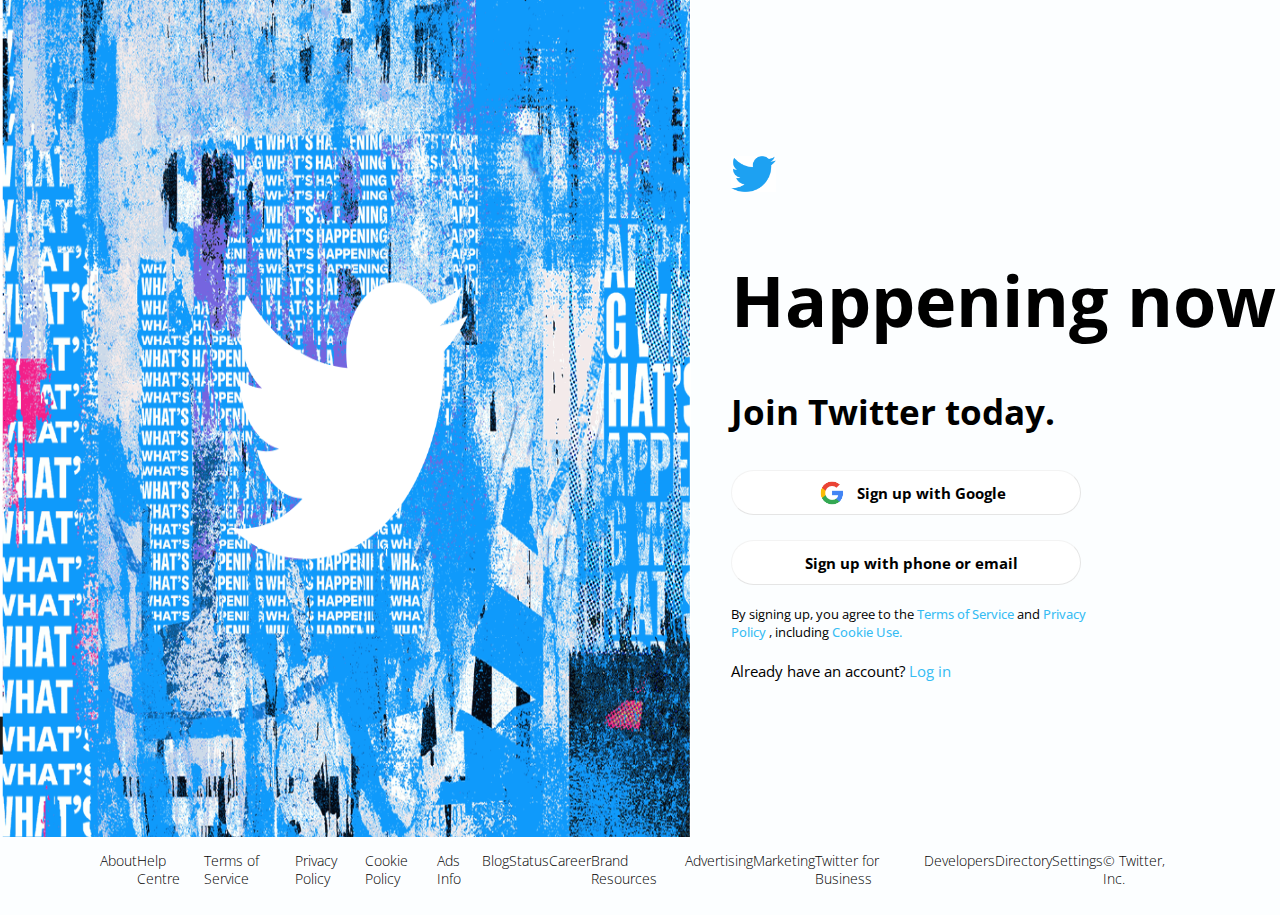
<file: codepacks1-4/week2/clone/index.htm>
<!DOCTYPE html>
<html lang="en">
<head>
    <meta charset="UTF-8">
    <meta http-equiv="X-UA-Compatible" content="IE=edge">
    <meta name="viewport" content="width=device-width, initial-scale=1.0">
    <link rel="stylesheet" href="style.css">
    <title>Twitter Join Clone</title>
</head>
<body>
<main>
    <div id="panel1"><img src="image/twitter.png" alt="twitter panel"></div>
    <div id="panel2">
        <img id="logo" src="image/twitterlogo.png" alt="twitter logo">
        <h1 class="panel2_content">Happening now</h1>
        <h3 class="panel2_content">Join Twitter today.</h3>
        <div class="panel2_content">
        <button id="googleSignUp" class="btn">
            <img id="googleImg" class="googlebtn" src="image/google logo.png" alt="">
            <p class="googlebtn">Sign up with Google</p>
        </button>
        <button class="btn" id="email_signup">
            <p class="googlebtn">Sign up with phone or email</p>
        </button>
        <p id="disclaimer">By signing up, you agree to the 
            <a href="#" class="terms">Terms of Service</a> 
            and 
            <a href="#" class="terms">Privacy <br>Policy</a>
            , including 
            <a href="#" class="terms">Cookie Use.</a>
        </p>
        <p id="have_account">
            Already have an account? <a id="login" href="#">Log in</a>
        </p>
        </div>
    </div>
</main>
<footer id="nav">
    <ul>
        <a href="#" class="nav_link"><li class="footlist">About</li></a>
        <a href="#" class="nav_link"><li class="footlist">Help Centre</li></a>
        <a href="#" class="nav_link"><li class="footlist">Terms of Service</li></a>
        <a href="#" class="nav_link"><li class="footlist">Privacy Policy</li></a>
        <a href="#" class="nav_link"><li class="footlist">Cookie Policy</li></a>
        <a href="#" class="nav_link"><li class="footlist">Ads Info</li></a>
        <a href="#" class="nav_link"><li class="footlist">Blog</li></a>
        <a href="#" class="nav_link"><li class="footlist">Status</li></a>
        <a href="#" class="nav_link"><li class="footlist">Career</li></a>
        <a href="#" class="nav_link"><li class="footlist">Brand Resources</li></a>
        <a href="#" class="nav_link"><li class="footlist">Advertising</li></a>
        <a href="#" class="nav_link"><li class="footlist">Marketing</li>
        <a href="#" class="nav_link"><li class="footlist">Twitter for Business</li></a>
        <a href="#" class="nav_link"><li class="footlist">Developers</li></a>
        <a href="#" class="nav_link"><li class="footlist">Directory</li></a>
        <a href="#" class="nav_link"><li class="footlist">Settings</li></a>
        <a href="#" class="nav_link"><li class="footlist">© Twitter, Inc.</li></a>
    </ul>
</footer>

</body>
</html>
</file>
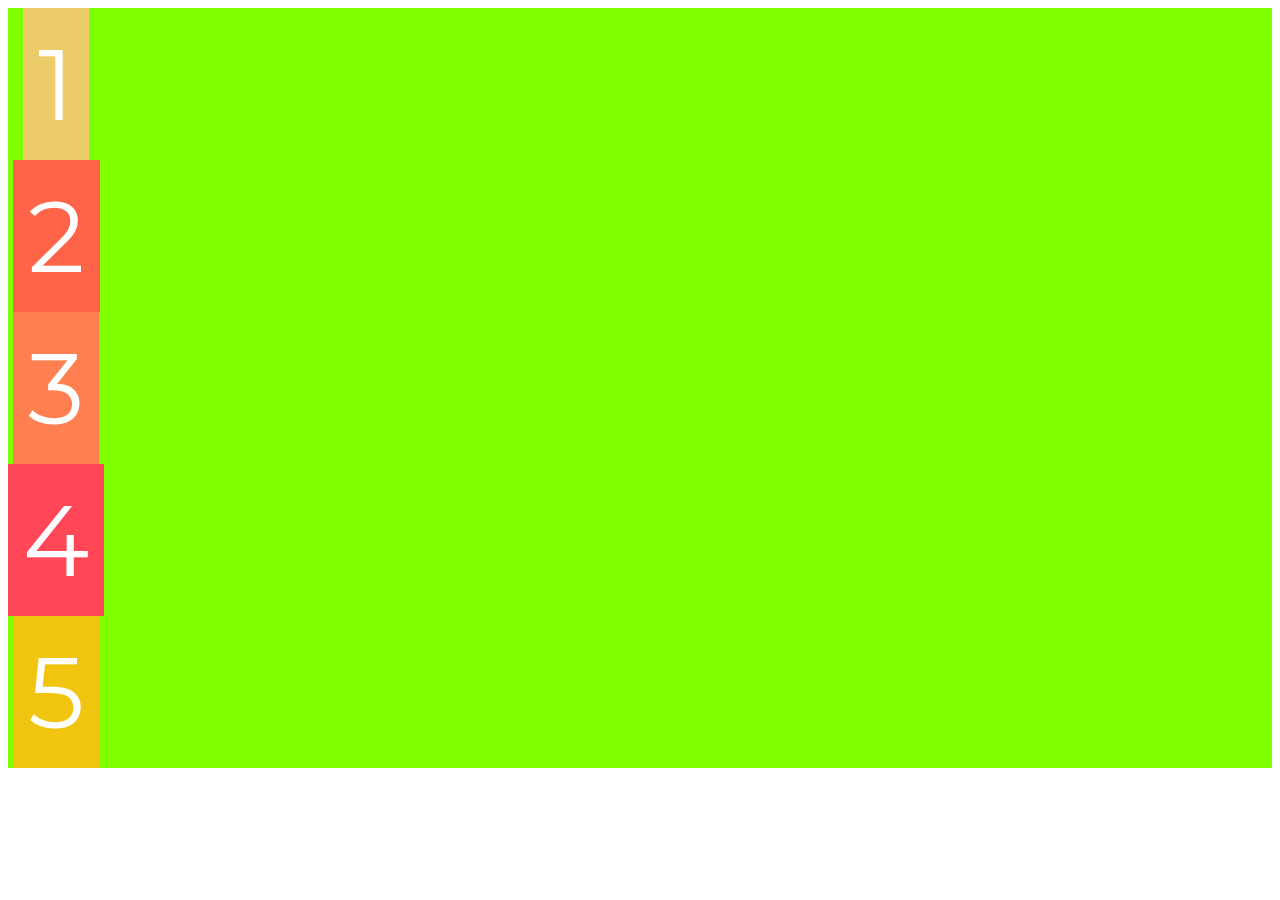
<file: codepacks1-4/week2/flexbox/index.html>
<!DOCTYPE html>
<html lang="en">
<head>
    <link rel="stylesheet" href="style/style.css">
    <title>Flexbox</title>
</head>
<body>
    <div class="container">
        <div class="box box1">1</div>
        <div class="box box2">2</div>
        <div class="box box3">3</div>
        <div class="box box4">4</div>
        <div class="box box5">5</div>
        <!-- <div class="box box6">6</div>
        <div class="box box7">7</div>
        <div class="box box8">8</div>
        <div class="box box9">9</div>
        <div class="box box10">10</div> -->
    </div>
</body>
</html>
</file>
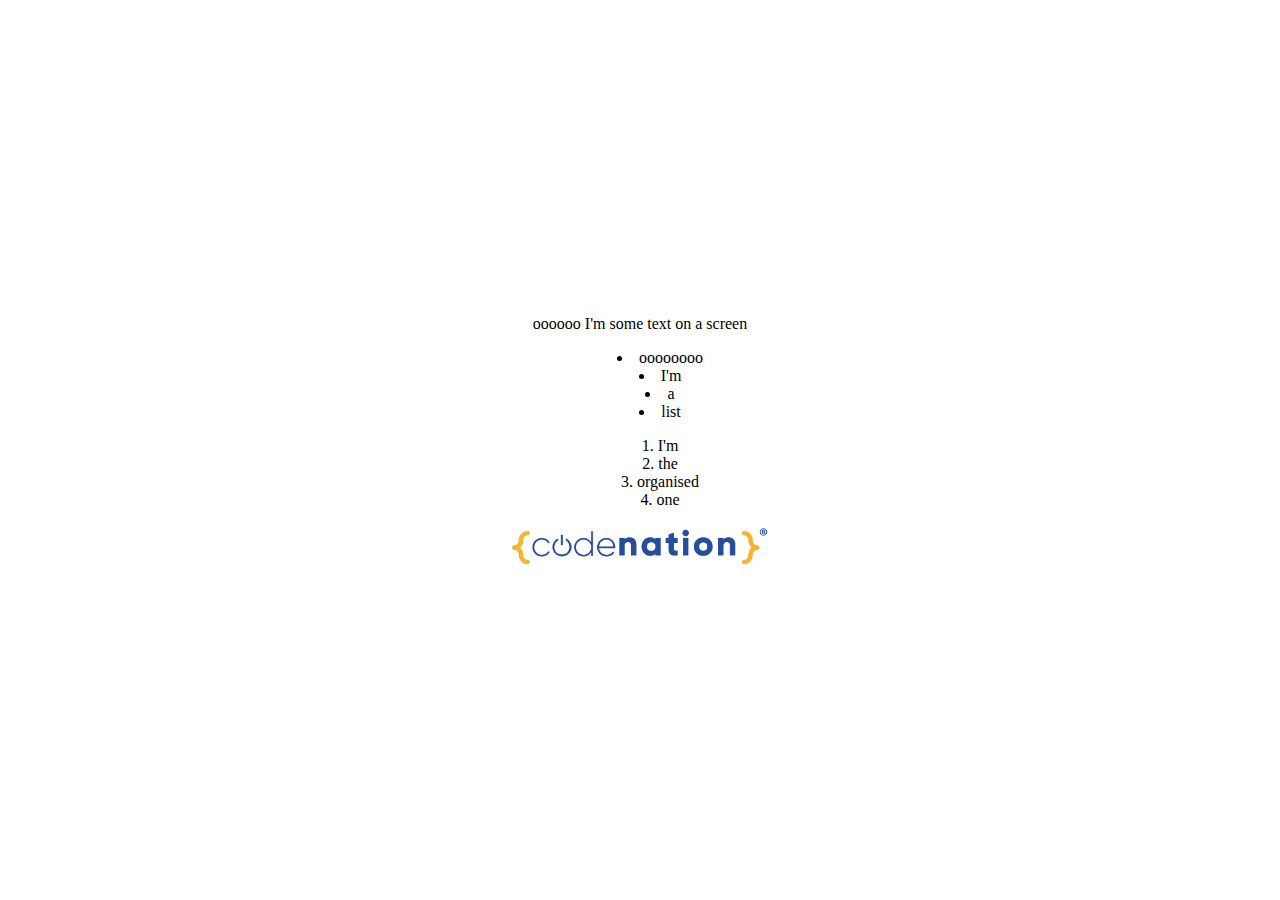
<file: codepacks1-4/week2/website-template/index.html>
<!DOCTYPE html>
<html lang="en">
<head>
    <meta charset="UTF-8">
    <title>HTML Template</title>
    <link rel="stylesheet" href="styles/style.css">
</head>
<body>
    <div id="container">
        <p>oooooo I'm some text on a screen</p>
        <ul>
            <li>oooooooo</li>
            <li>I'm</li>
            <li>a</li>
            <li>list</li>
        </ul>
        <ol>
            <li>I'm</li>
            <li>the</li>
            <li>organised</li>
            <li>one</li>
        </ol>
        <img id="cnlogo" src="images/CN.png">
    </div>
</body>
</html>
</file>
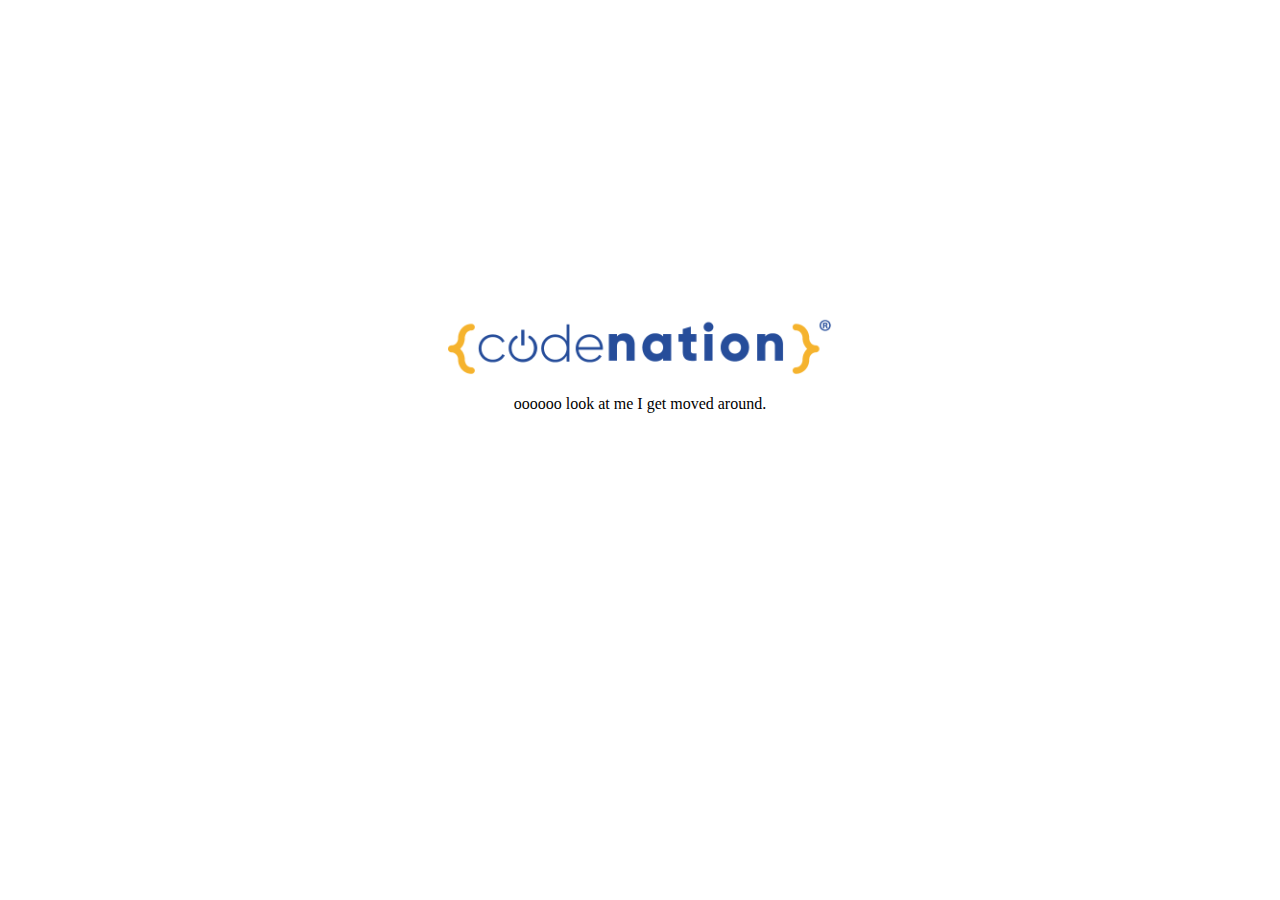
<file: codepacks1-4/week2/animations/example1/index.html>
<!DOCTYPE html>
<html lang="en">
<head>
    <meta charset="UTF-8">
    <title>Expanding logo</title>
    <link rel="stylesheet" href="styles/style.css">
</head>
<body>
    <div id="logocontainer">
        <img id="cnlogo" src="images/CN.png">
        <p>oooooo look at me I get moved around.</p>
    </div>
</body>
</html>
</file>
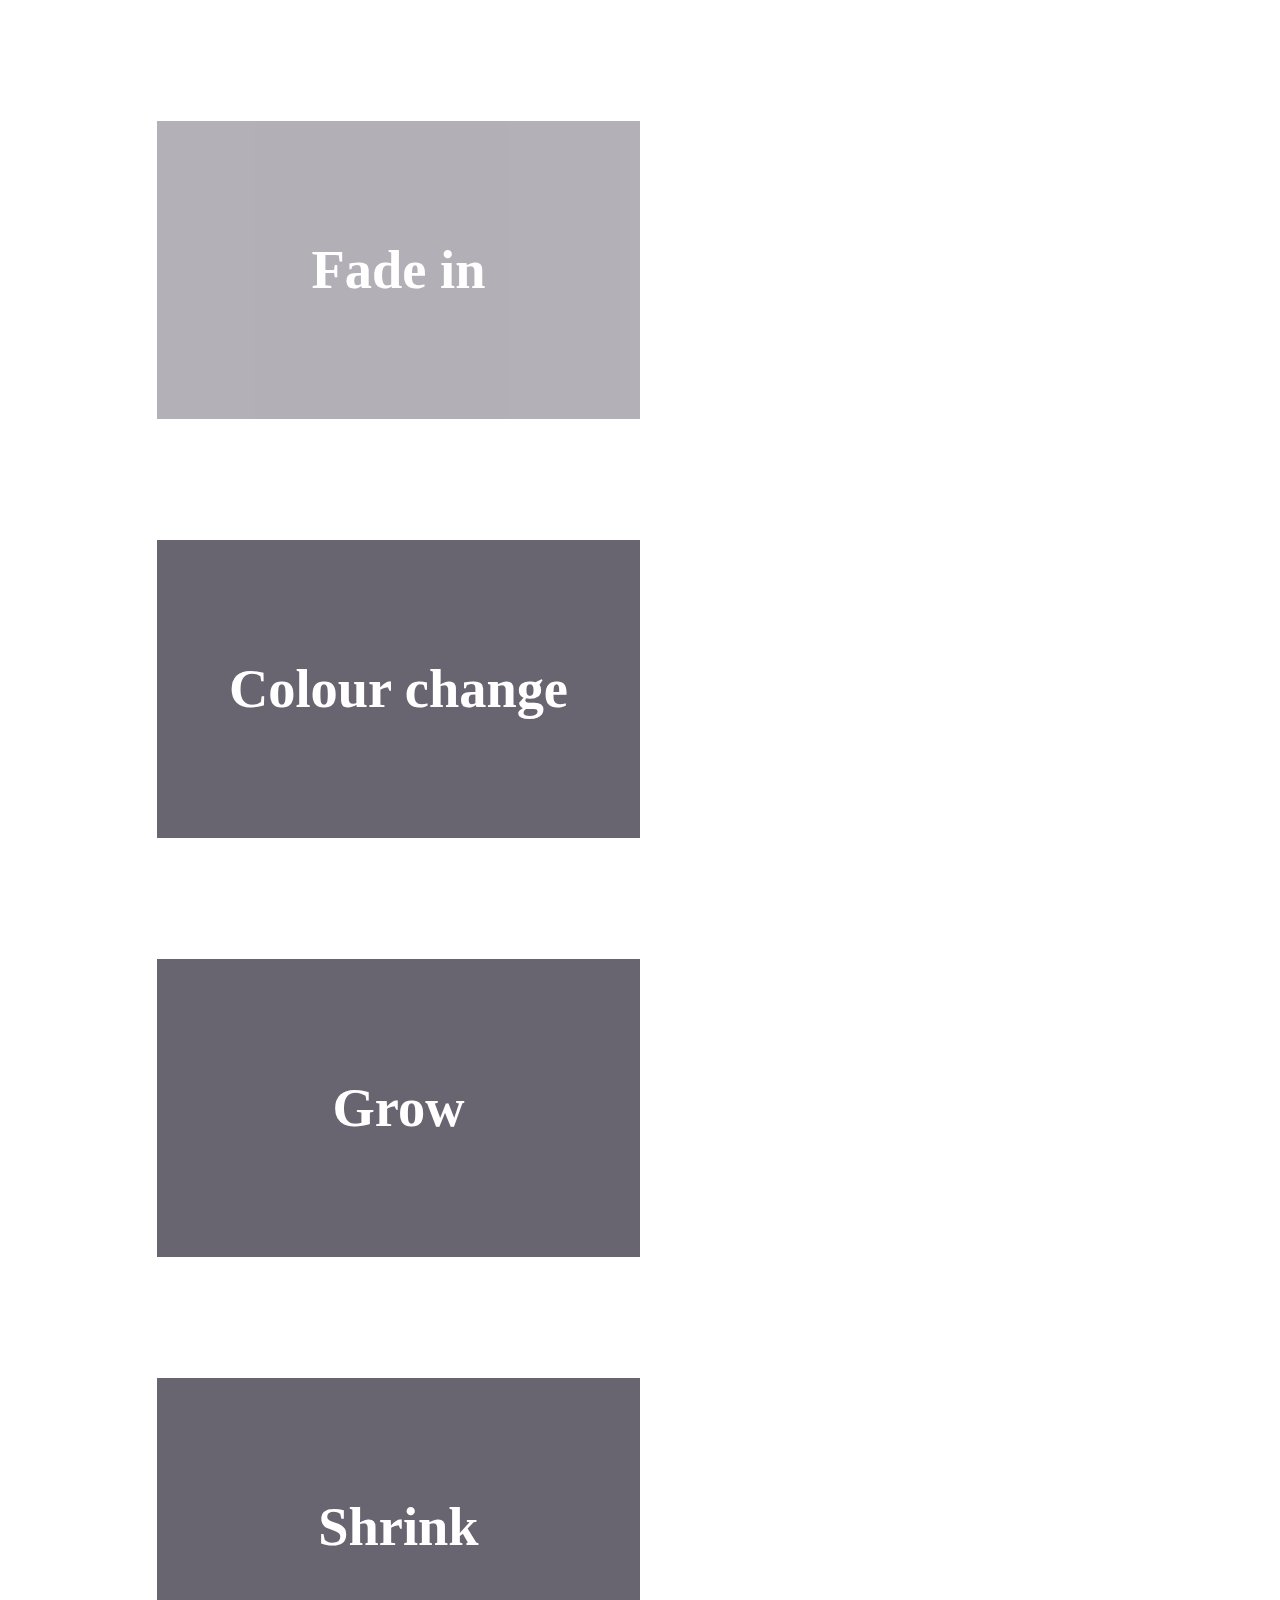
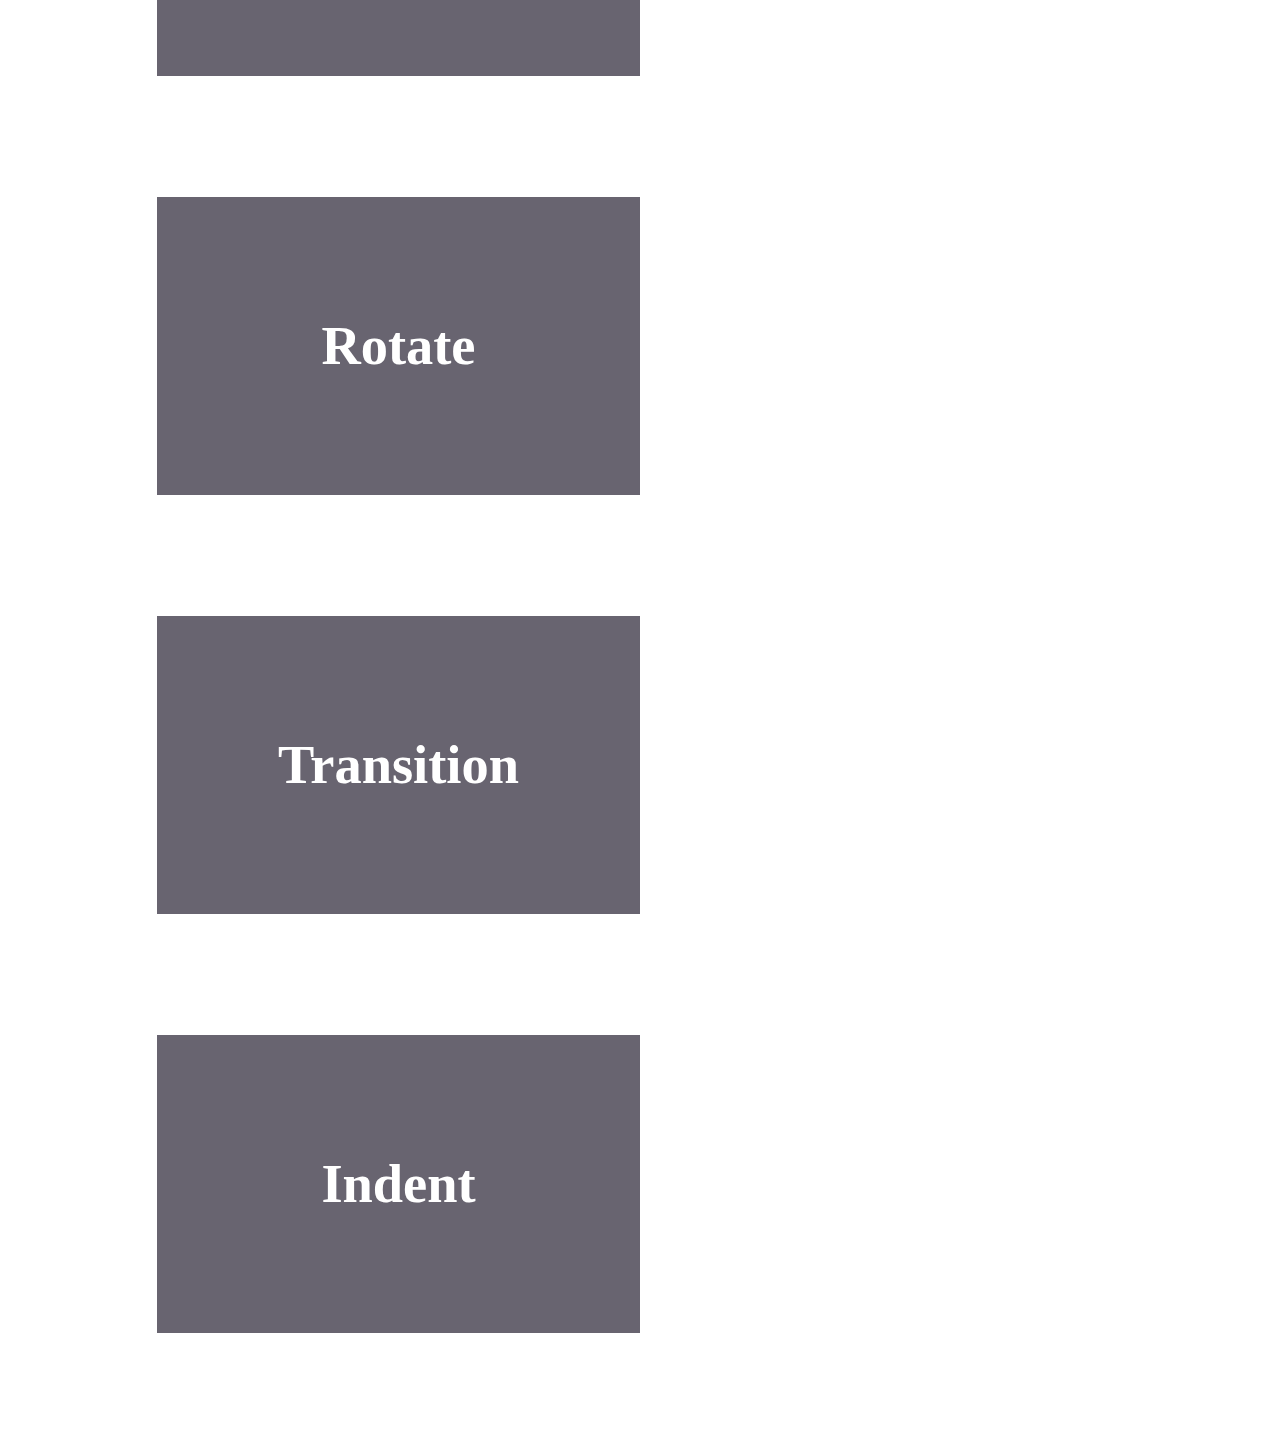
<file: codepacks1-4/week2/animations/example2/index.html>
<!DOCTYPE html>
<html lang="en">
<head>
    <meta charset="UTF-8">
    <title>Many buttons</title>
    <link rel="stylesheet" href="styles/style.css">
</head>
<body>
    <div class="fade">Fade in</div>
    <div class="colour">Colour change</div>
    <div class="grow">Grow</div>
    <div class="shrink">Shrink</div>
    <div class="rotate">Rotate</div>
    <div class="squaretocircle">Transition</div>
    <div class="indent">Indent</div>
</body>
</html>
</file>
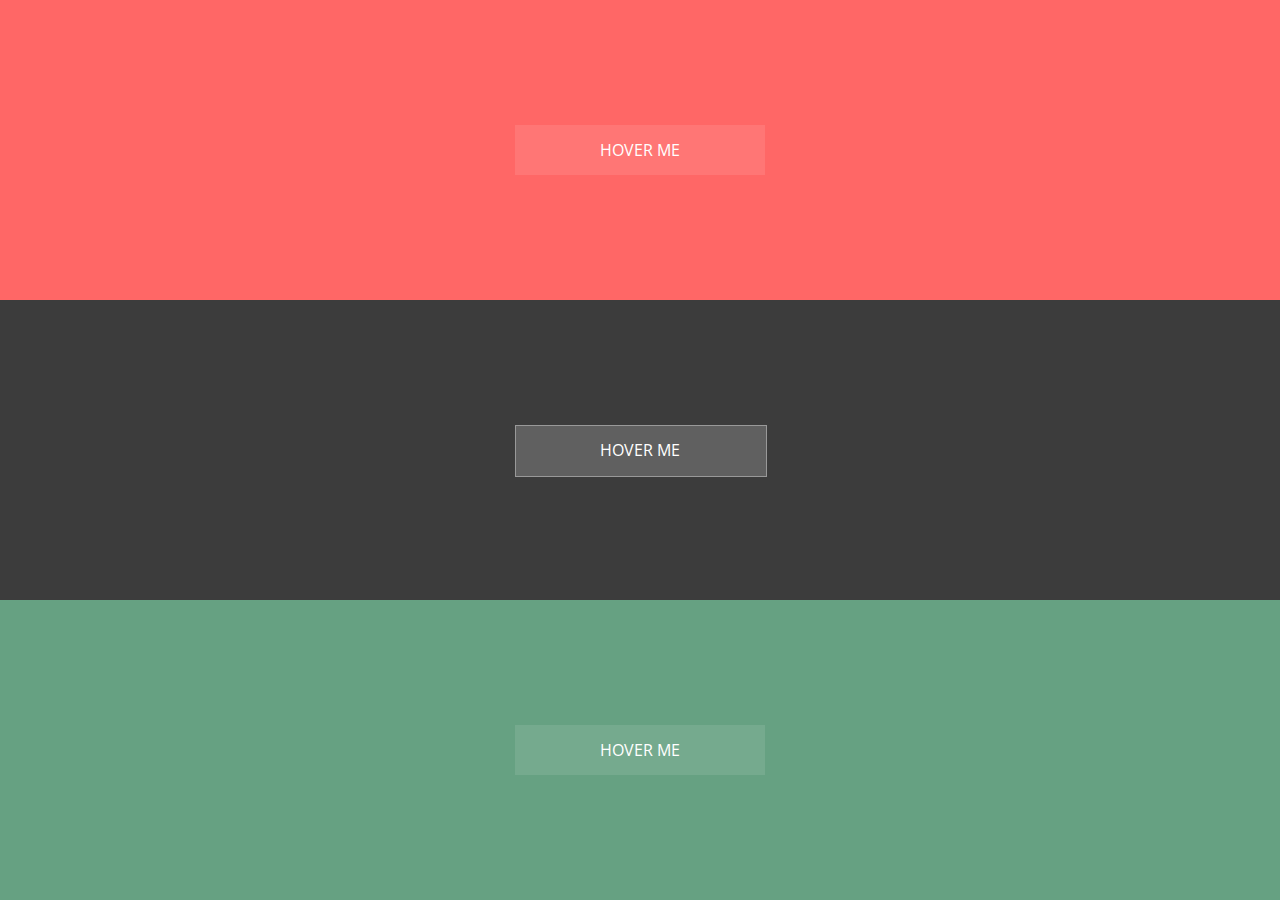
<file: codepacks1-4/week2/animations/example3/index.html>
<!DOCTYPE html>
<html lang="en">
<head>
    <meta charset="UTF-8">
    <title>Better buttons</title>
    <link rel="stylesheet" href="styles/style.css">
</head>
<body>
<div class="box-1">
    <div class="btn btn-one">
      <span>HOVER ME</span>
    </div>
  </div>
  <div class="box-2">
    <div class="btn btn-two">
      <span>HOVER ME</span>
    </div>
  </div>
  <div class="box-3">
    <div class="btn btn-three">
      <span>HOVER ME</span>
    </div>
  </div>
</body>
</html>
</file>
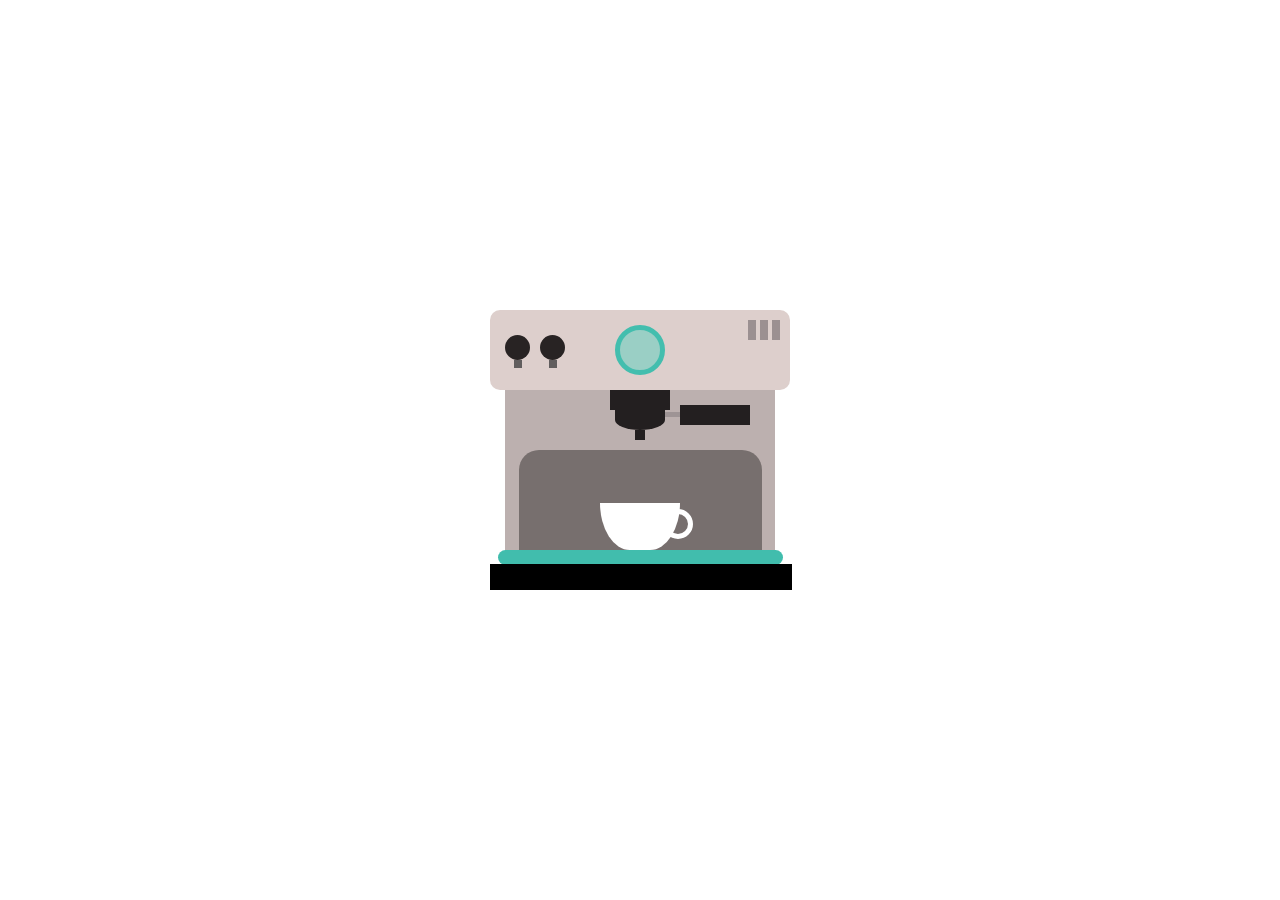
<file: codepacks1-4/week2/animations/ridiculous-example1/index.html>
<!DOCTYPE html>
<html lang="en">
<head>
    <meta charset="UTF-8">
    <title>Bit of fun</title>
    <link rel="stylesheet" href="styles/style.css">
</head>
<body>
    <div class="container">
        <div class="coffee-header">
          <div class="coffee-header__buttons coffee-header__button-one"></div>
          <div class="coffee-header__buttons coffee-header__button-two"></div>
          <div class="coffee-header__display"></div>
          <div class="coffee-header__details"></div>
        </div>
        <div class="coffee-medium">
          <div class="coffe-medium__exit"></div>
          <div class="coffee-medium__arm"></div>
          <div class="coffee-medium__liquid"></div>
          <div class="coffee-medium__smoke coffee-medium__smoke-one"></div>
          <div class="coffee-medium__smoke coffee-medium__smoke-two"></div>
          <div class="coffee-medium__smoke coffee-medium__smoke-three"></div>
          <div class="coffee-medium__smoke coffee-medium__smoke-for"></div>
          <div class="coffee-medium__cup"></div>
        </div>
        <div class="coffee-footer"></div>
    </div>
</body>
</html>
</file>
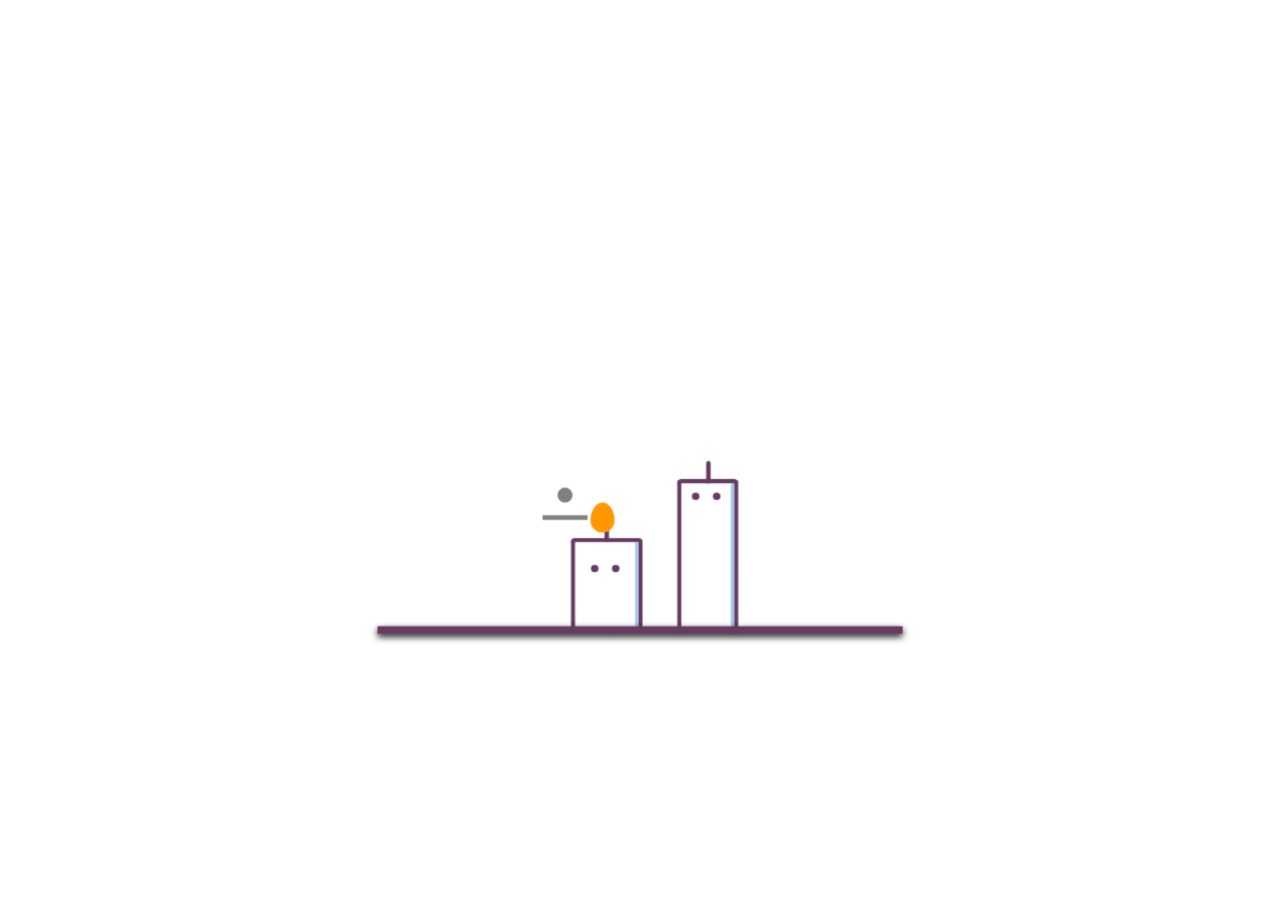
<file: codepacks1-4/week2/animations/ridiculous-example2/index.html>
<!DOCTYPE html>
<html lang="en">
<head>
    <meta charset="UTF-8">
    <title>Bit of fun</title>
    <link rel="stylesheet" href="styles/style.css">
</head>
<body>
  <div class="wrapper">
    <div class="candles">
      <div class="light__wave"></div>
      <div class="candle1">
        <div class="candle1__body">
          <div class="candle1__eyes">
            <span class="candle1__eyes-one"></span>
            <span class="candle1__eyes-two"></span>
          </div>
          <div class="candle1__mouth"></div>
        </div>
        <div class="candle1__stick"></div>
      </div>
      <div class="candle2">
        <div class="candle2__body">
          <div class="candle2__eyes">
            <div class="candle2__eyes-one"></div>
            <div class="candle2__eyes-two"></div>
          </div>
        </div>
        <div class="candle2__stick"></div>
      </div>
      <div class="candle2__fire"></div>
      <div class="sparkles-one"></div>
      <div class="sparkles-two"></div>
      <div class="candle__smoke-one">
      </div>
      <div class="candle__smoke-two">
      </div>
    </div>
    <div class="floor">
    </div>
  </div>
</body>
</html>
</file>
<file: codepacks1-4/week2/clone/style.css>
@import url('https://fonts.googleapis.com/css2?family=Open+Sans:wght@600;800&display=swap');
*{
    box-sizing: border-box;
    margin: 0px;
    padding: 0px;
    font-family:-apple-system, BlinkMacSystemFont, 'Segoe UI', Roboto, Oxygen, Ubuntu, Cantarell, 'Open Sans', 'Helvetica Neue', sans-serif
    
}
body{
    background-color: rgba(1,188,239,.01);
    box-sizing: border-box;
    
}
main{
    display: flex;
    height: 93vh;

}
#panel1{
    height: 100%;
    width: 54%;
    
}
#panel1 img{
    width: 100%;
    height: 100%;
}
#panel2{
    display: flex;
    flex-direction: column;
    margin-left: 40px;
    justify-content: center;
}
.panel2_content{
}
#logo{
    width: 45px;
    margin-bottom:60px;
}
h1{
    font-size: 70px;
    margin-bottom: 40px;
}
h3{
    font-size: 35px;
    margin-bottom: 25px;
    
}
.btn{
    margin: 10px 0px 15px;
    width: 350px;
    height: 45px;
    background-color: white;
    border-radius: 50px;
    border-width: thin;
    border-color: rgba(50, 50, 50, .1);
    
}
.btn:hover{
    background-color: rgba(50, 50, 50, .05);
}
#googleSignUp{
    display: flex;
    flex-wrap: wrap;
    justify-content: center;
}
.googlebtn{
    margin-left: 10px;
    align-self: center;
    font-size: 15px;
    font-weight: 700;
}
#googleImg{
    height:30px;
}
#email_signup{
    margin-bottom: 20px;
}
#disclaimer{
    font-size: 13px;
    margin-bottom: 20px;
}
.terms{
    color: rgba(53,188,243);
    text-decoration: none;
    font-weight: 450;
}
.terms:hover:hover{
    text-decoration: underline;
}
#have_account{
    font-size: 15px;
}
#login{
    text-decoration: none;
    color: rgba(53,188,243);
}
#nav{
    height: 7vh;
    /* background-color: cornsilk; */
}
#nav ul{
    height: 100%;
    margin: 15px 100px 20px;
    display: flex;
    /* background-color: cornsilk; */
    flex-direction: row;
    justify-content: space-evenly;
    text-decoration: none;
    list-style: none;
}
.nav_link{
    text-decoration: none;
    color: black;
}
.nav_link:hover{
    text-decoration: underline;
}
.footlist{
    font-size: 13.5px;
    font-weight: 80;
}
</file>
<file: codepacks1-4/week2/flexbox/style/style.css>
@import url('https://fonts.googleapis.com/css?family=Montserrat+Alternates:900');

/* This is the base template file - please use the supplied slides to experiment */
* {box-sizing: border-box;}
.container{
    display: flex;
    flex-wrap: wrap;
    min-width: 100vh;
    background-color: chartreuse;
    width: 100%;
    /* flex-direction: row; */
    flex-direction: column;
    /* flex-direction: row-reverse; */
    /* flex-direction: column-reverse; */ 
    /* flex-wrap: wrap; */
    /* flex-wrap: wrap-reverse; */
    /* justify-content: center; */
    /* justify-content: space-between; */
    align-items: center;
    align-content: space-between;

    
}
.box {
    color: white;
    display: flex;
    font-size: 100px;
    font-family: 'Montserrat Alternates', sans-serif;
    text-align: center;
    padding: 15px;
}

/* Colours for each box */
.box1 { 
    background:#eccc68;
    /* flex-basis: 100px;
    flex-grow: 5;
    flex-shrink:1; */
}
.box2 { 
    background:#ff6348;
    /* flex-basis: 100px;
    flex-grow: 4;
    flex-shrink:1 ; */
}
.box3 { 
    background:#ff7f50;
    /* flex-basis: 100px;
    flex-grow: 3;
    flex-shrink:1 ; */
}
.box4 { 
    background:#ff4757;
    flex-basis: 100px;
    /* flex-grow: 2;
    flex-shrink:1 ; */
}
.box5 { 
    background:#f1c40f;
    /* flex:100px 1 1; */
}
.box6 { 
    background:#e67e22;
}
.box7 { 
    background:#2ed573;
}
.box8 { 
    background:#1e90ff;
}
.box9 { 
    background:#c56cf0;
}
.box10 { 
    background:#18dcff;
}
</file>
<file: codepacks1-4/week2/website-template/styles/style.css>
#container {
text-align: center;
margin-top: 35vh;
}

#cnlogo {
    width: 20vw;
}

ul, ol {
    list-style-position: inside;
    text-align: center;
  }
</file>
<file: codepacks1-4/week2/animations/example1/styles/style.css>
#logocontainer {
text-align: center;
margin-top: 35vh;
}

#cnlogo {
  /* this is for the animation */
  animation-name: logoanimation;
  animation-duration: 2s;
  animation-direction: alternate;
  animation-iteration-count: infinite;
  animation-timing-function: linear;
  
  /* this is for everything else */
  width: 30vw;
  border-radius: 10px;
  left: 0; 
  right: 0; 
  margin-left: auto;
  margin-right: auto; 

}

@keyframes logoanimation {
  from {
    opacity: 100%;
    width: 30vw;
  }
  to {
    opacity: 0%;
    width: 50px;
  }
}
</file>
<file: codepacks1-4/week2/animations/example2/styles/style.css>
div {
  margin: 121px 149px;
  width: 483px;
  height: 298px;
  background: #686470;
  color: #fff;
  font-family: Lato;
  font-weight: 900;
  font-size: 3.4em;
  text-align: center;
  line-height: 298px;
  transition: all 0.3s;
}

.fade
{
        opacity:0.5;
}
.fade:hover
{
        opacity:1;
}

.colour:hover
{
        background:#f99d00;
}

.grow:hover
{
        -webkit-transform: scale(1.3);
        -ms-transform: scale(1.3);
        transform: scale(1.3);
}

.shrink:hover
{
        -webkit-transform: scale(0.8);
        -ms-transform: scale(0.8);
        transform: scale(0.8);
}

.rotate:hover
{
        -webkit-transform: rotateZ(-30deg);
        -ms-transform: rotateZ(-30deg);
        transform: rotateZ(-30deg);
}

.squaretocircle:hover
{
        border-radius:50%;
}

.indent:hover
{
        box-shadow: inset 0 0 0 25px #f99d00;
}
</file>
<file: codepacks1-4/week2/animations/example3/styles/style.css>
@import 'https://fonts.googleapis.com/css?family=Open+Sans+Condensed:300';

html,
body {
  width: 100%;
  height: 100%;
  overflow: hidden;
  margin: 0;
  display: flex;
  flex-direction: column;
  flex-wrap: wrap;
  font-family: 'Open Sans Condensed', sans-serif;
}

div[class*=box] {
	height: 33.33%;
	width: 100%; 
  display: flex;
  justify-content: center;
  align-items: center;
}

.box-1 { background-color: #FF6766; }
.box-2 { background-color: #3C3C3C; }
.box-3 { background-color: #66A182; }

.btn {
	line-height: 50px;
	height: 50px;
	text-align: center;
	width: 250px;
	cursor: pointer;
}

/* Button 1*/
.btn-one {
	color: #FFF;
	transition: all 0.3s;
	position: relative;
}
.btn-one span {
	transition: all 0.3s;
}
.btn-one::before {
	content: '';
	position: absolute;
	bottom: 0;
	left: 0;
	width: 100%;
	height: 100%;
	z-index: 1;
	opacity: 0;
	transition: all 0.3s;
	border-top-width: 1px;
	border-bottom-width: 1px;
	border-top-style: solid;
	border-bottom-style: solid;
	border-top-color: rgba(255,255,255,0.5);
	border-bottom-color: rgba(255,255,255,0.5);
	transform: scale(0.1, 1);
}
.btn-one:hover span {
	letter-spacing: 2px;
}
.btn-one:hover::before {
	opacity: 1;	
	transform: scale(1, 1);	
}
.btn-one::after {
	content: '';
	position: absolute;
	bottom: 0;
	left: 0;
	width: 100%;
	height: 100%;
	z-index: 1;
	transition: all 0.3s;
	background-color: rgba(255,255,255,0.1);
}
.btn-one:hover::after {
	opacity: 0;	
	transform: scale(0.1, 1);
}


/* Button 2*/
.btn-two {
	color: #FFF;
	transition: all 0.5s;
	position: relative;	
}
.btn-two span {
	z-index: 2;	
	display: block;
	position: absolute;
	width: 100%;
	height: 100%;	
}
.btn-two::before {
	content: '';
	position: absolute;
	top: 0;
	left: 0;
	width: 100%;
	height: 100%;
	z-index: 1;
	transition: all 0.5s;
	border: 1px solid rgba(255,255,255,0.2);
	background-color: rgba(255,255,255,0.1);
}
.btn-two::after {
	content: '';
	position: absolute;
	top: 0;
	left: 0;
	width: 100%;
	height: 100%;
	z-index: 1;
	transition: all 0.5s;
	border: 1px solid rgba(255,255,255,0.2);
	background-color: rgba(255,255,255,0.1);
}
.btn-two:hover::before {
  transform: rotate(-45deg);
  background-color: rgba(255,255,255,0);
}
.btn-two:hover::after {
  transform: rotate(45deg);
  background-color: rgba(255,255,255,0);
}


/* Button 3*/
.btn-three {
	color: #FFF;
	transition: all 0.5s;
	position: relative;
}
.btn-three::before {
	content: '';
	position: absolute;
	top: 0;
	left: 0;
	width: 100%;
	height: 100%;
	z-index: 1;
	background-color: rgba(255,255,255,0.1);
	transition: all 0.3s;
}
.btn-three:hover::before {
	opacity: 0 ;
	transform: scale(0.5,0.5);
}
.btn-three::after {
	content: '';
	position: absolute;
	top: 0;
	left: 0;
	width: 100%;
	height: 100%;
	z-index: 1;
	opacity: 0;
	transition: all 0.3s;
	border: 1px solid rgba(255,255,255,0.5);
	transform: scale(1.2,1.2);
}
.btn-three:hover::after {
	opacity: 1;
	transform: scale(1,1);
}
</file>
<file: codepacks1-4/week2/animations/ridiculous-example1/styles/style.css>
.container {
  width: 300px;
  height: 280px;
  position: absolute;
  top: calc(50% - 140px);
  left: calc(50% - 150px);
}
.coffee-header {
  width: 100%;
  height: 80px;
  position: absolute;
  top: 0;
  left: 0;
  background-color: #ddcfcc;
  border-radius: 10px;
}
.coffee-header__buttons {
  width: 25px;
  height: 25px;
  position: absolute;
  top: 25px;
  background-color: #282323;
  border-radius: 50%;
}
.coffee-header__buttons::after {
  content: "";
  width: 8px;
  height: 8px;
  position: absolute;
  bottom: -8px;
  left: calc(50% - 4px);
  background-color: #615e5e;
}
.coffee-header__button-one {
  left: 15px;
}
.coffee-header__button-two {
  left: 50px;
}
.coffee-header__display {
  width: 50px;
  height: 50px;
  position: absolute;
  top: calc(50% - 25px);
  left: calc(50% - 25px);
  border-radius: 50%;
  background-color: #9acfc5;
  border: 5px solid #43beae;
  box-sizing: border-box;
}
.coffee-header__details {
  width: 8px;
  height: 20px;
  position: absolute;
  top: 10px;
  right: 10px;
  background-color: #9b9091;
  box-shadow: -12px 0 0 #9b9091, -24px 0 0 #9b9091;
}
.coffee-medium {
  width: 90%;
  height: 160px;
  position: absolute;
  top: 80px;
  left: calc(50% - 45%);
  background-color: #bcb0af;
}
.coffee-medium:before {
  content: "";
  width: 90%;
  height: 100px;
  background-color: #776f6e;
  position: absolute;
  bottom: 0;
  left: calc(50% - 45%);
  border-radius: 20px 20px 0 0;
}
.coffe-medium__exit {
  width: 60px;
  height: 20px;
  position: absolute;
  top: 0;
  left: calc(50% - 30px);
  background-color: #231f20;
}
.coffe-medium__exit::before {
  content: "";
  width: 50px;
  height: 20px;
  border-radius: 0 0 50% 50%;
  position: absolute;
  bottom: -20px;
  left: calc(50% - 25px);
  background-color: #231f20;
}
.coffe-medium__exit::after {
  content: "";
  width: 10px;
  height: 10px;
  position: absolute;
  bottom: -30px;
  left: calc(50% - 5px);
  background-color: #231f20;
}
.coffee-medium__arm {
  width: 70px;
  height: 20px;
  position: absolute;
  top: 15px;
  right: 25px;
  background-color: #231f20;
}
.coffee-medium__arm::before {
  content: "";
  width: 15px;
  height: 5px;
  position: absolute;
  top: 7px;
  left: -15px;
  background-color: #9e9495;
}
.coffee-medium__cup {
  width: 80px;
  height: 47px;
  position: absolute;
  bottom: 0;
  left: calc(50% - 40px);
  background-color: #FFF;
  border-radius: 0 0 70px 70px / 0 0 110px 110px;
}
.coffee-medium__cup::after {
  content: "";
  width: 20px;
  height: 20px;
  position: absolute;
  top: 6px;
  right: -13px;
  border: 5px solid #FFF;
  border-radius: 50%;
}
@keyframes liquid {
  0% {
    height: 0px;  
    opacity: 1;
  }
  5% {
    height: 0px;  
    opacity: 1;
  }
  20% {
    height: 62px;  
    opacity: 1;
  }
  95% {
    height: 62px;
    opacity: 1;
  }
  100% {
    height: 62px;
    opacity: 0;
  }
}
.coffee-medium__liquid {
  width: 6px;
  height: 63px;
  opacity: 0;
  position: absolute;
  top: 50px;
  left: calc(50% - 3px);
  background-color: #74372b;
  animation: liquid 4s 4s linear infinite;
}
.coffee-medium__smoke {
  width: 8px;
  height: 20px;
  position: absolute;  
  border-radius: 5px;
  background-color: #b3aeae;
}
@keyframes smokeOne {
  0% {
    bottom: 20px;
    opacity: 0;
  }
  40% {
    bottom: 50px;
    opacity: .5;
  }
  80% {
    bottom: 80px;
    opacity: .3;
  }
  100% {
    bottom: 80px;
    opacity: 0;
  }
}
@keyframes smokeTwo {
  0% {
    bottom: 40px;
    opacity: 0;
  }
  40% {
    bottom: 70px;
    opacity: .5;
  }
  80% {
    bottom: 80px;
    opacity: .3;
  }
  100% {
    bottom: 80px;
    opacity: 0;
  }
}
.coffee-medium__smoke-one {
  opacity: 0;
  bottom: 50px;
  left: 102px;
  animation: smokeOne 3s 4s linear infinite;
}
.coffee-medium__smoke-two {
  opacity: 0;
  bottom: 70px;
  left: 118px;
  animation: smokeTwo 3s 5s linear infinite;
}
.coffee-medium__smoke-three {
  opacity: 0;
  bottom: 65px;
  right: 118px;
  animation: smokeTwo 3s 6s linear infinite;
}
.coffee-medium__smoke-for {
  opacity: 0;
  bottom: 50px;
  right: 102px;
  animation: smokeOne 3s 5s linear infinite;
}
.coffee-footer {
  width: 95%;
  height: 15px;
  position: absolute;
  bottom: 25px;
  left: calc(50% - 47.5%);
  background-color: #41bdad;
  border-radius: 10px;
}
.coffee-footer::after {
  content: "";
  width: 106%;
  height: 26px;
  position: absolute;
  bottom: -25px;
  left: -8px;
  background-color: #000;
}
</file>
<file: codepacks1-4/week2/animations/ridiculous-example2/styles/style.css>
body {
  background-color: #FFF;
  animation: change-background 3s infinite linear;
}

.wrapper {
  position: absolute;
  left: 50%;
  top: 70%;
  transform: scale(1.5, 1.5) translate(-50%, -50%);
}

.floor {
  position: absolute;
  left: 50%;
  top: 50%;
  width: 350px;
  height: 5px;
  background: #673C63;
  transform: translate(-50%, -50%);
  box-shadow: 0px 2px 5px #111;
  z-index: 2;
}

.candles {
  position: absolute;
  left: 50%;
  top: 50%;
  width: 250px;
  height: 150px;
  transform: translate(-50%, -100%);
  z-index: 1;
}

.candle1 {
  position: absolute;
  left: 50%;
  top: 50%;
  width: 35px;
  height: 100px;
  background: #fff;
  border: 3px solid #673C63;
  border-bottom: 0px;
  border-radius: 3px;
  transform-origin: center right;
  transform: translate(60%, -25%);
  box-shadow: -2px 0px 0px #95c6f2 inset;
  animation: expand-body 3s infinite linear;
}

.candle1__stick, .candle2__stick {
  position: absolute;
  left: 50%;
  top: 0%;
  width: 3px;
  height: 15px;
  background: #673C63;
  border-radius: 8px;
  transform: translate(-50%, -100%);
}

.candle2__stick {
  height: 12px;
  transform-origin: bottom center;
  animation: stick-animation 3s infinite linear;
}

.candle1__eyes, .candle2__eyes {
  position: absolute;
  left: 50%;
  top: 0%;
  width: 35px;
  height: 30px;
  transform: translate(-50%, 0%);
}

.candle1__eyes-one {
  position: absolute;
  left: 30%;
  top: 20%;
  width: 5px;
  height: 5px;
  border-radius: 100%;
  background: #673C63;
  transform: translate(-70%, 0%);
  animation: blink-eyes 3s infinite linear;
}

.candle1__eyes-two {
  position: absolute;
  left: 70%;
  top: 20%;
  width: 5px;
  height: 5px;
  border-radius: 100%;
  background: #673C63;
  transform: translate(-70%, 0%);
  animation: blink-eyes 3s infinite linear;
}

.candle1__mouth {
  position: absolute;
  left: 40%;
  top: 20%;
  width: 0px;
  height: 0px;
  border-radius: 20px;
  background: #673C63;
  transform: translate(-50%, -50%);
  animation: uff 3s infinite linear;
}

.candle__smoke-one {
  position: absolute;
  left: 30%;
  top: 50%;
  width: 30px;
  height: 3px;
  background: grey;
  transform: translate(-50%, -50%);
  animation: move-left 3s infinite linear;
}

.candle__smoke-two {
  position: absolute;
  left: 30%;
  top: 40%;
  width: 10px;
  height: 10px;
  border-radius: 10px;
  background: grey;
  transform: translate(-50%, -50%);
  animation: move-top 3s infinite linear;
}

.candle2 {
  position: absolute;
  left: 20%;
  top: 65%;
  width: 42px;
  height: 60px;
  background: #fff;
  border: 3px solid #673C63;
  border-bottom: 0px;
  border-radius: 3px;
  transform: translate(60%, -15%);
  transform-origin: center right;
  box-shadow: -2px 0px 0px #95c6f2 inset;
  animation: shake-left 3s infinite linear;
}

.candle2__eyes-one {
  position: absolute;
  left: 30%;
  top: 50%;
  width: 5px;
  height: 5px;
  display: inline-block;
  border: 0px solid #673C63;
  border-radius: 100%;
  float: left;
  background: #673C63;
  transform: translate(-80%, 0%);
  animation: changeto-lower 3s infinite linear;
}

.candle2__eyes-two {
  position: absolute;
  left: 70%;
  top: 50%;
  width: 5px;
  height: 5px;
  display: inline-block;
  border: 0px solid #673C63;
  border-radius: 100%;
  float: left;
  background: #673C63;
  transform: translate(-80%, 0%);
  animation: changeto-greater 3s infinite linear;
}

.light__wave {
  position: absolute;
  top: 35%;
  left: 35%;
  width: 75px;
  height: 75px;
  border-radius: 100%;
  z-index: 0;
  transform: translate(-25%, -50%) scale(2.5, 2.5);
  border: 2px solid rgba(255, 255, 255, 0.2);
  animation: expand-light 3s infinite linear;
}

.candle2__fire {
  position: absolute;
  top: 50%;
  left: 40%;
  display: block;
  width: 16px;
  height: 20px;
  background-color: red;
  border-radius: 50% 50% 50% 50% / 60% 60% 40% 40%;
  background: #FF9800;
  transform: translate(-50%, -50%);
  animation: dance-fire 3s infinite linear;
}

@keyframes blink-eyes {
  0%,35% {
    opacity: 1;
    transform: translate(-70%, 0%);
  }
  36%,39% {
    opacity: 0;
    transform: translate(-70%, 0%);
  }
  40% {
    opacity: 1;
    transform: translate(-70%, 0%);
  }
  50%,65% {
    transform: translate(-140%, 0%);
  }
  66% {
    transform: translate(-70%, 0%);
  }
}
@keyframes expand-body {
  0%,40% {
    transform: scale(1, 1) translate(60%, -25%);
  }
  45%,55% {
    transform: scale(1.1, 1.1) translate(60%, -28%);
  }
  60% {
    transform: scale(0.89, 0.89) translate(60%, -25%);
  }
  65% {
    transform: scale(1, 1) translate(60%, -25%);
  }
  70% {
    transform: scale(0.95, 0.95) translate(60%, -25%);
  }
  75% {
    transform: scale(1, 1) translate(60%, -25%);
  }
}
@keyframes uff {
  0%,40% {
    width: 0px;
    height: 0px;
  }
  50%,54% {
    width: 15px;
    height: 15px;
    left: 30%;
  }
  59% {
    width: 5px;
    height: 5px;
    left: 20%;
  }
  62% {
    width: 2px;
    height: 2px;
    left: 20%;
  }
  67% {
    width: 0px;
    height: 0px;
    left: 30%;
  }
}
@keyframes change-background {
  0%,59%,98%,100% {
    background: #FFF;
  }
  61%,97% {
    background: #000;
  }
}
@keyframes move-left {
  0%,59%,100% {
    width: 0px;
    left: 40%;
  }
  60% {
    width: 30px;
    left: 30%;
  }
  68% {
    width: 0px;
    left: 20%;
  }
}
@keyframes move-top {
  0%,64%,100% {
    width: 0px;
    height: 0px;
    top: 0%;
  }
  65% {
    width: 10px;
    height: 10px;
    top: 40%;
    left: 40%;
  }
  80% {
    width: 0px;
    height: 0px;
    top: 20%;
  }
}
@keyframes shake-left {
  0%,40% {
    left: 20%;
    transform: translate(60%, -15%);
  }
  50%,54% {
    left: 20%;
    transform: translate(60%, -15%);
  }
  59% {
    left: 20%;
    transform: translate(60%, -15%);
  }
  62% {
    left: 18%;
    transform: translate(60%, -15%);
  }
  65% {
    left: 21%;
    transform: translate(60%, -15%);
  }
  67% {
    left: 20%;
    transform: translate(60%, -15%);
  }
  75% {
    left: 20%;
    transform: scale(1.15, 0.85) translate(60%, -15%);
    background: #fff;
    border-color: #673C63;
  }
  91% {
    left: 20%;
    transform: scale(1.18, 0.82) translate(60%, -10%);
    background: #F44336;
    border-color: #F44336;
    box-shadow: -2px 0px 0px #F44336 inset;
  }
  92% {
    left: 20%;
    transform: scale(0.85, 1.15) translate(60%, -15%);
  }
  95% {
    left: 20%;
    transform: scale(1.05, 0.95) translate(60%, -15%);
  }
  97% {
    left: 20%;
    transform: scale(1, 1) translate(60%, -15%);
  }
}
@keyframes stick-animation {
  0%,40% {
    left: 50%;
    top: 0%;
    transform: translate(-50%, -100%);
  }
  50%,54% {
    left: 50%;
    top: 0%;
    transform: translate(-50%, -100%);
  }
  59% {
    left: 50%;
    top: 0%;
    transform: translate(-50%, -100%);
  }
  62% {
    left: 50%;
    top: 0%;
    transform: rotateZ(-15deg) translate(-50%, -100%);
  }
  65% {
    left: 50%;
    top: 0%;
    transform: rotateZ(15deg) translate(-50%, -100%);
  }
  70% {
    left: 50%;
    top: 0%;
    transform: rotateZ(-5deg) translate(-50%, -100%);
  }
  72% {
    left: 50%;
    top: 0%;
    transform: rotateZ(5deg) translate(-50%, -100%);
  }
  74%,84% {
    left: 50%;
    top: 0%;
    transform: rotateZ(0deg) translate(-50%, -100%);
  }
  85% {
    transform: rotateZ(180deg) translate(0%, 120%);
  }
  92% {
    left: 50%;
    top: 0%;
    transform: translate(-50%, -100%);
  }
}
@keyframes expand-light {
  10%,29%,59%,89% {
    transform: translate(-25%, -50%) scale(0, 0);
    border: 2px solid rgba(255, 255, 255, 0);
  }
  90%,20%,50% {
    transform: translate(-25%, -50%) scale(1, 1);
  }
  95%,96%,26%,27%,56%,57% {
    transform: translate(-25%, -50%) scale(2, 2);
    border: 2px solid rgba(255, 255, 255, 0.5);
  }
  0%,28%,58%,100% {
    transform: translate(-25%, -50%) scale(2.5, 2.5);
    border: 2px solid rgba(255, 255, 255, 0.2);
  }
}
@keyframes dance-fire {
  59%,89% {
    left: 40%;
    width: 0px;
    height: 0px;
  }
  90%,0%,7%,15%,23%,31%,39%,47%,55% {
    left: 40.8%;
    width: 16px;
    height: 20px;
    background: #FFC107;
  }
  94%,3%,11%,19%,27%,35%,43%,51%,58% {
    left: 41.2%;
    width: 16px;
    height: 20px;
    background: #FF9800;
  }
}
@keyframes changeto-lower {
  0%,70%,90% {
    padding: 0px;
    display: inline-block;
    border-radius: 100%;
    background: #673C63;
    border-width: 0 0 0 0;
    border: 0px solid #673C63;
    transform: translate(-90%, 0%);
  }
  71%,89% {
    background: none;
    border: solid #673C63;
    border-radius: 0px;
    border-width: 0 2px 2px 0;
    display: inline-block;
    padding: 1px;
    float: left;
    transform-origin: bottom left;
    transform: rotate(-45deg) translate(-50%, -65%);
    -webkit-transform: rotate(-45deg) translate(-50%, -65%);
  }
}
@keyframes changeto-greater {
  0%,70%,90% {
    top: 50%;
    padding: 0px;
    display: inline-block;
    border-radius: 100%;
    background: #673C63;
    border-width: 0 0 0 0;
    border: 0px solid #673C63;
    transform: translate(-80%, 0%);
  }
  71%,89% {
    top: 30%;
    background: none;
    border: solid #673C63;
    border-radius: 0px;
    border-width: 0 2px 2px 0;
    display: inline-block;
    padding: 1px;
    float: left;
    transform-origin: bottom left;
    transform: rotate(135deg) translate(-80%, 20%);
    -webkit-transform: rotate(135deg) translate(-80%, 20%);
  }
}
</file>
